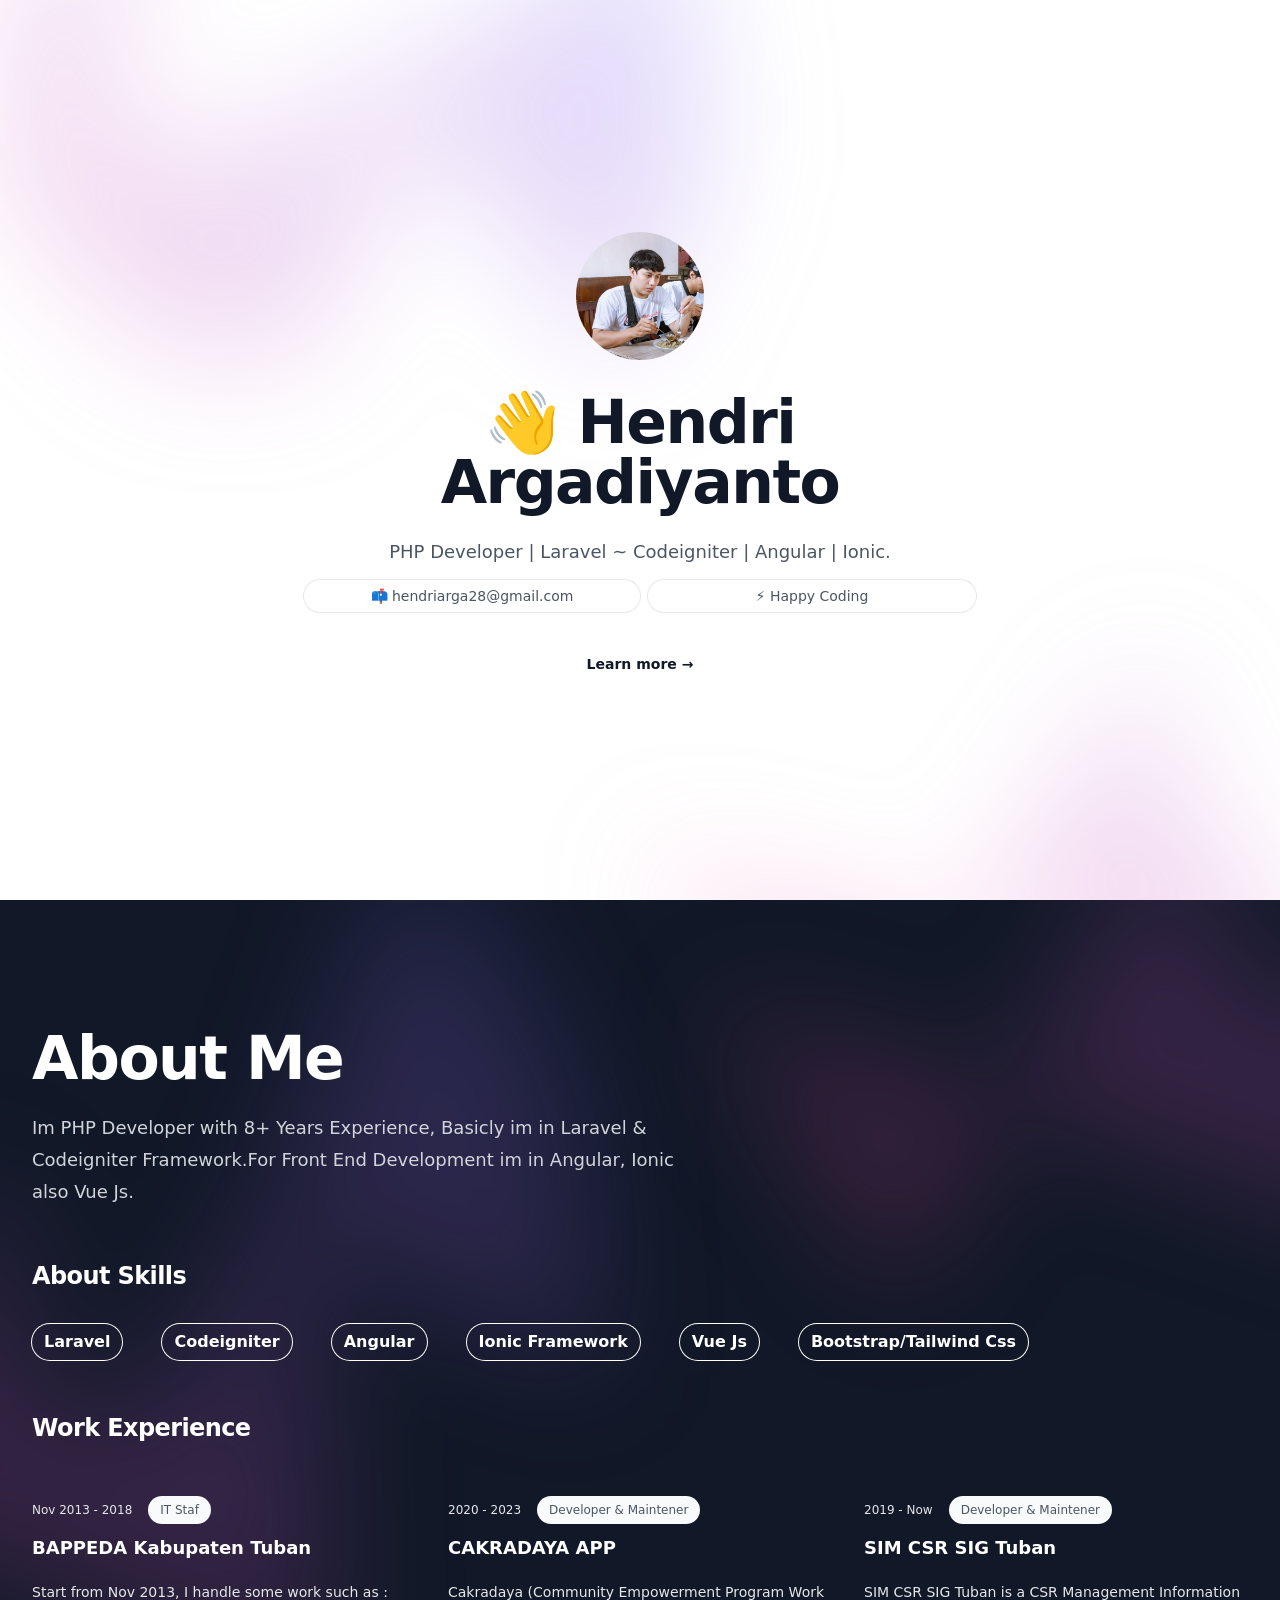
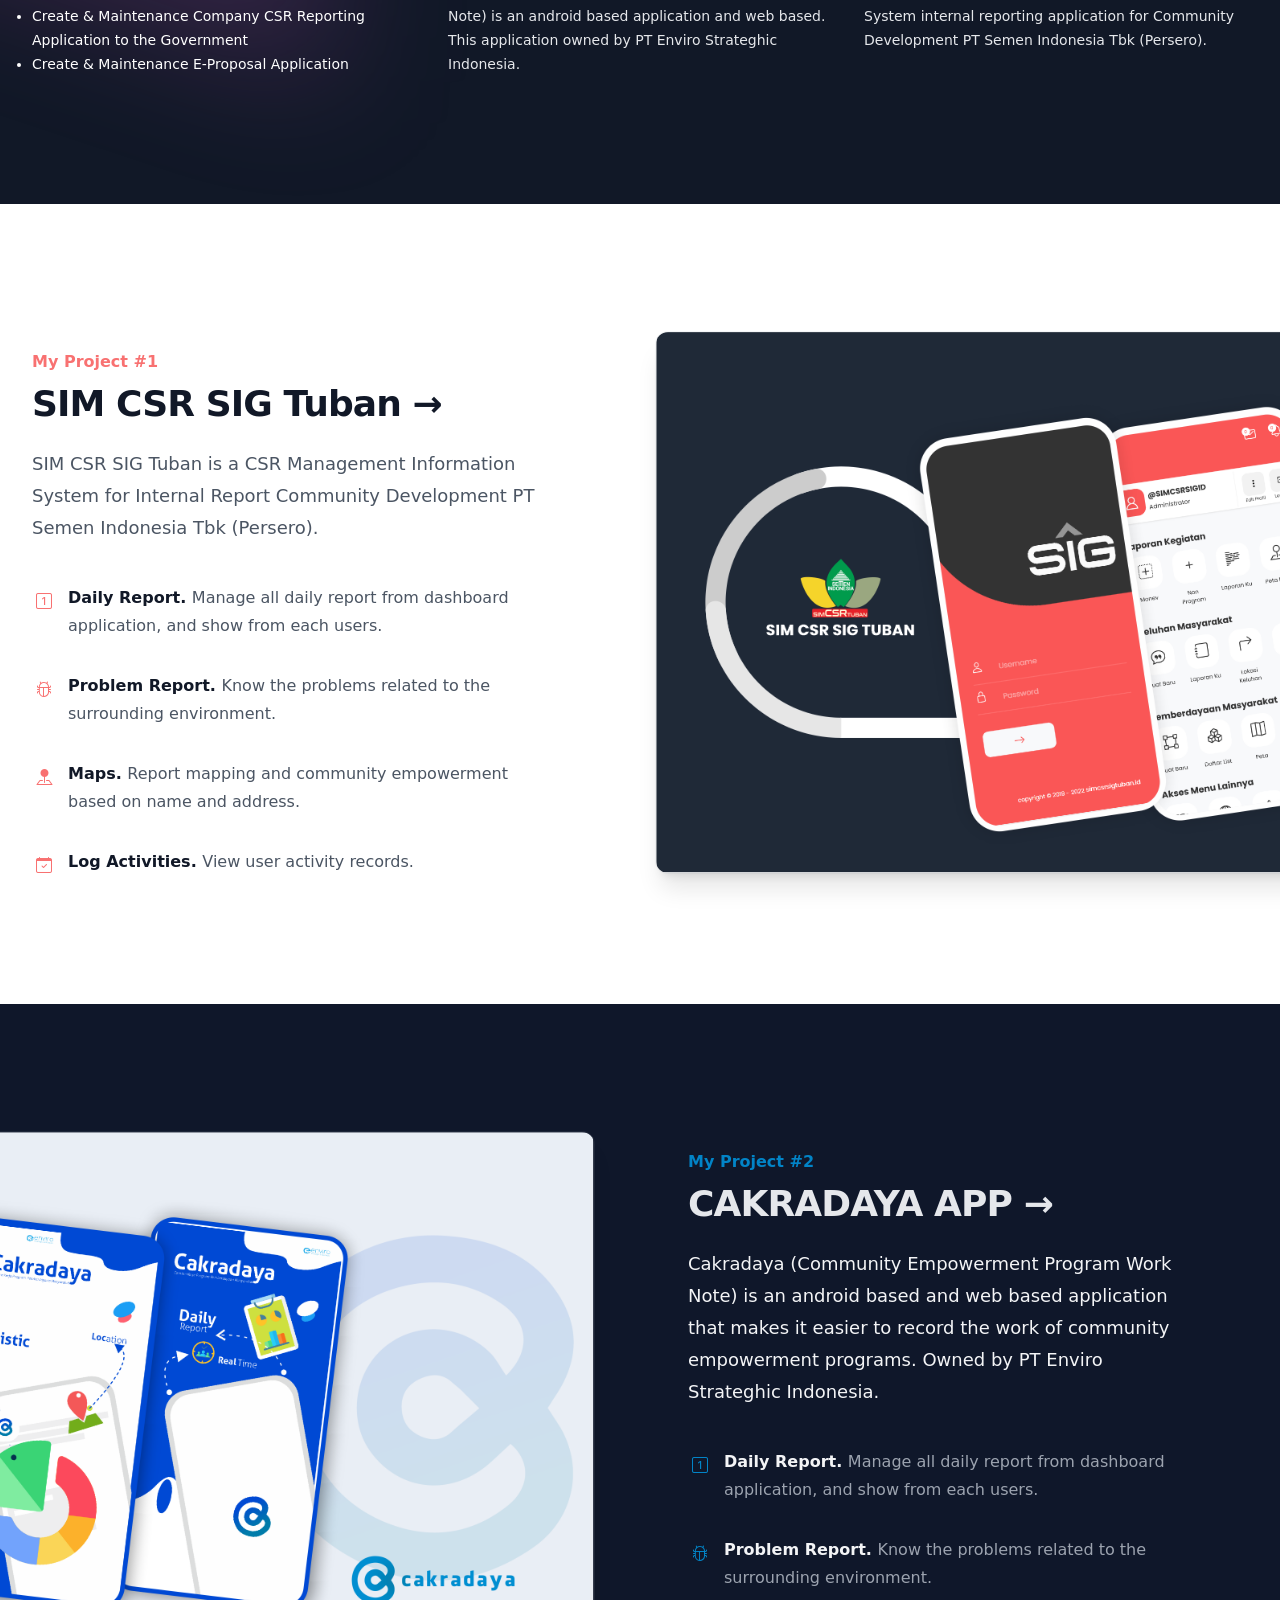
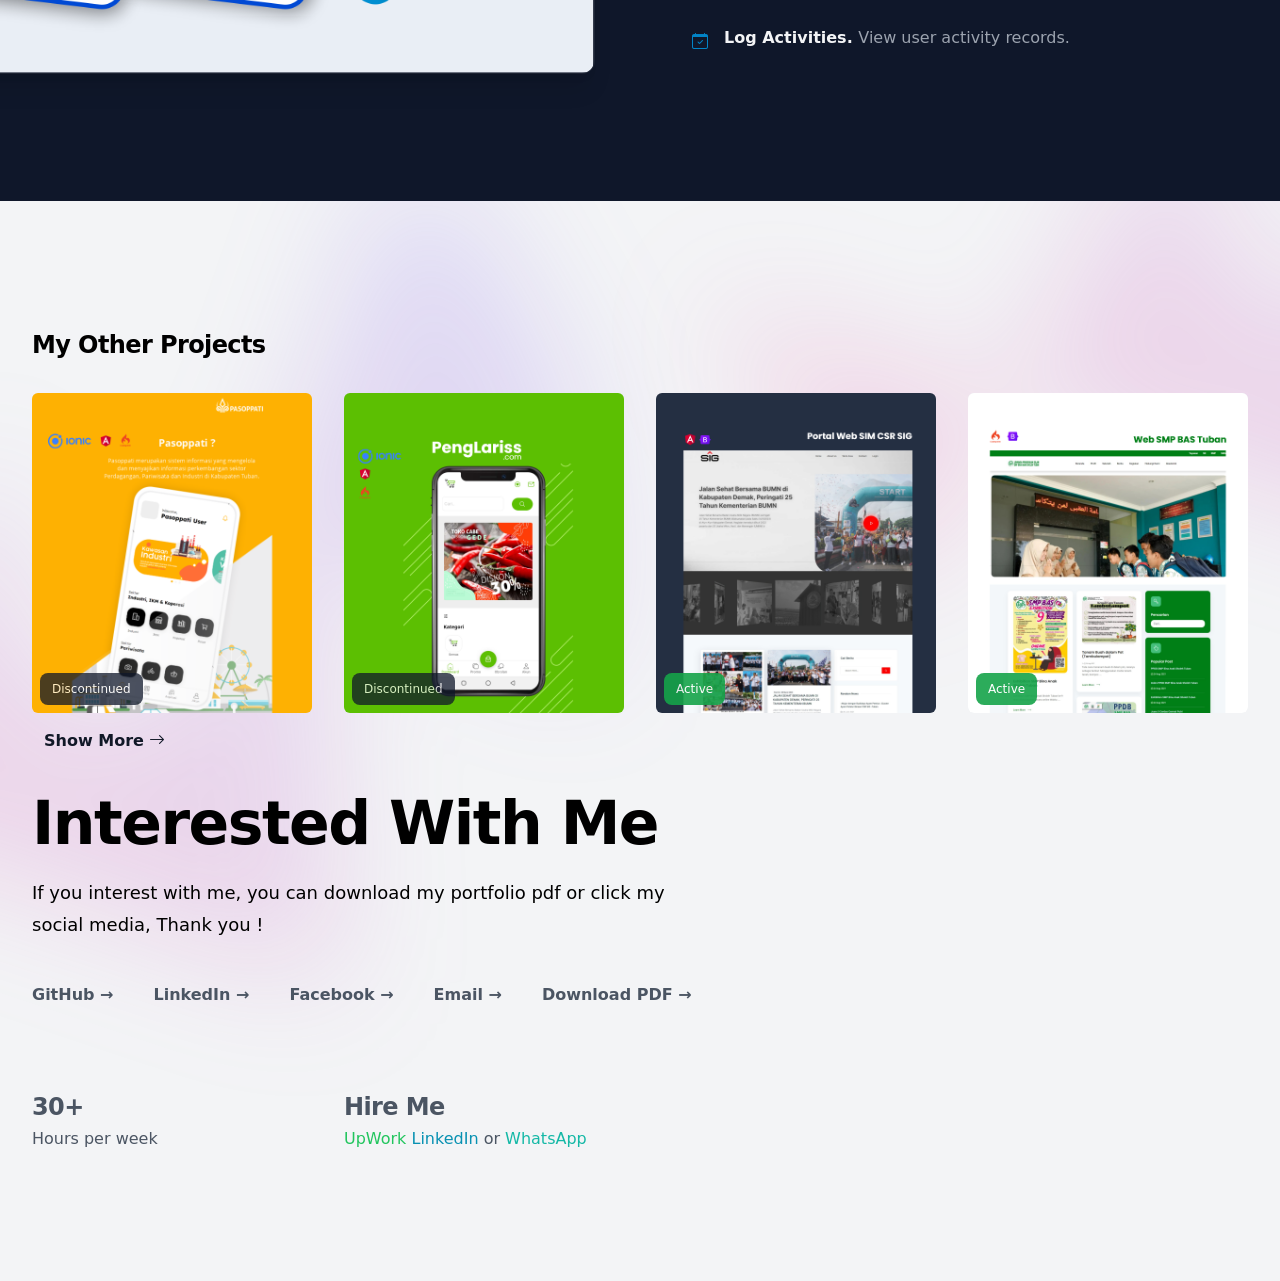
<file: index.html>
<!doctype html>
<html>
<head>
  <meta charset="UTF-8">
  <meta name="viewport" content="width=device-width, initial-scale=1.0">
  <meta name="description" content="Hello im Hendri Argadiyanto, im PHP Developer | Laravel ~ Codeigniter | Angular | Ionic">
  <meta name="author" content="Hendri Argadiyanto">
  <title>Hendri Argadiyanto</title>
  <meta name="twitter:card" content="summary_large_image">
  <meta name="twitter:site" content="Wani Matoh 515">
  <meta name="twitter:creator" content="Hendri Argadiyanto">
  <meta name="twitter:title" content="Hendri Argadiyanto">
  <meta name="twitter:description" content="Hello im Hendri Argadiyanto, im PHP Developer | Laravel ~ Codeigniter , But sometimes in Front End">
  <meta name="twitter:image" content="https://kanghen.github.io/me.png">

  <meta property="og:url" content="https://kanghen.github.io/">
  <meta property="og:title" content="Hendri Argadiyanto">
  <meta property="og:description" content="Hello im Hendri Argadiyanto, im PHP Developer | Laravel ~ Codeigniter , But sometimes in Front End">
  <meta property="og:type" content="website">
  <meta property="og:image" content="https://kanghen.github.io/me.png">
  <meta property="og:image:type" content="image/png">
  <meta property="og:image:width" content="150">
  <meta property="og:image:height" content="150">
  <link href="styles.css" rel="stylesheet">
</head>
<body>
  <div class="bg-white">
    <div class="relative isolate px-6 pt-2 lg:px-8">
      <div class="absolute inset-x-0 -top-40 -z-10 transform-gpu overflow-hidden blur-3xl sm:-top-80" aria-hidden="true">
        <div class="relative left-[calc(50%-11rem)] aspect-[1155/678] w-[36.125rem] -translate-x-1/2 rotate-[30deg] bg-gradient-to-tr from-[#ff80b5] to-[#9089fc] opacity-30 sm:left-[calc(50%-30rem)] sm:w-[72.1875rem]" style="clip-path: polygon(74.1% 44.1%, 100% 61.6%, 97.5% 26.9%, 85.5% 0.1%, 80.7% 2%, 72.5% 32.5%, 60.2% 62.4%, 52.4% 68.1%, 47.5% 58.3%, 45.2% 34.5%, 27.5% 76.7%, 0.1% 64.9%, 17.9% 100%, 27.6% 76.8%, 76.1% 97.7%, 74.1% 44.1%)"></div>
      </div>
      <div class="mx-auto max-w-2xl py-32 sm:py-48 lg:py-56">
        <div class="sm:mb-8 sm:flex sm:justify-center">
            <div class="w-32 sm:w-32 rounded-full overflow-hidden mx-auto">
              <img src="me.jpg" alt="its me" class="mx-auto"/>
            </div>
        </div>
        <div class="text-center">
          <h1 class="text-4xl font-bold tracking-tight text-gray-900 sm:text-6xl">👋 Hendri Argadiyanto</h1>
          <p class="mt-6 text-lg leading-8 text-gray-600 mb-3">PHP Developer | Laravel ~ Codeigniter | Angular | Ionic.</p>
          <div class="mx-auto grid lg:grid-cols-2 md:grid-cols-2 sm:grid-cols-1 gap-y-4">
            <div class="relative rounded-full border-solid border-1 px-3 py-1 text-sm leading-6 text-gray-600 ring-1 ring-gray-900/10 hover:ring-gray-900/20">
              📫 hendriarga28@gmail.com
            </div>
            <div class="lg:ms-2 md:ms-2 sm:ms-0 relative rounded-full border-solid border-1 px-3 py-1 text-sm leading-6 text-gray-600 ring-1 ring-gray-900/10 hover:ring-gray-900/20">
              ⚡ Happy Coding
            </div>
          </div>
          <div class="mt-10 flex items-center justify-center gap-x-6">
            <a href="#about-me" class="text-sm font-semibold leading-6 text-gray-900">Learn more <span aria-hidden="true">→</span></a>
          </div>
        </div>
      </div>
      <div class="absolute inset-x-0 top-[calc(100%-13rem)] -z-10 transform-gpu overflow-hidden blur-3xl sm:top-[calc(100%-30rem)]" aria-hidden="true">
        <div class="relative left-[calc(50%+3rem)] aspect-[1155/678] w-[36.125rem] -translate-x-1/2 bg-gradient-to-tr from-[#ff80b5] to-[#9089fc] opacity-30 sm:left-[calc(50%+36rem)] sm:w-[72.1875rem]" style="clip-path: polygon(74.1% 44.1%, 100% 61.6%, 97.5% 26.9%, 85.5% 0.1%, 80.7% 2%, 72.5% 32.5%, 60.2% 62.4%, 52.4% 68.1%, 47.5% 58.3%, 45.2% 34.5%, 27.5% 76.7%, 0.1% 64.9%, 17.9% 100%, 27.6% 76.8%, 76.1% 97.7%, 74.1% 44.1%)"></div>
      </div>
    </div>
  </div>

  <div class="relative isolate overflow-hidden bg-gray-900 py-24 sm:py-32" id="about-me">
    <div class="hidden sm:absolute sm:-top-10 sm:right-1/2 sm:-z-10 sm:mr-10 sm:block sm:transform-gpu sm:blur-3xl" aria-hidden="true">
      <div class="aspect-[1097/845] w-[68.5625rem] bg-gradient-to-tr from-[#ff4694] to-[#776fff] opacity-20" style="clip-path: polygon(74.1% 44.1%, 100% 61.6%, 97.5% 26.9%, 85.5% 0.1%, 80.7% 2%, 72.5% 32.5%, 60.2% 62.4%, 52.4% 68.1%, 47.5% 58.3%, 45.2% 34.5%, 27.5% 76.7%, 0.1% 64.9%, 17.9% 100%, 27.6% 76.8%, 76.1% 97.7%, 74.1% 44.1%)"></div>
    </div>
    <div class="absolute -top-52 left-1/2 -z-10 -translate-x-1/2 transform-gpu blur-3xl sm:top-[-28rem] sm:ml-16 sm:translate-x-0 sm:transform-gpu" aria-hidden="true">
      <div class="aspect-[1097/845] w-[68.5625rem] bg-gradient-to-tr from-[#ff4694] to-[#776fff] opacity-20" style="clip-path: polygon(74.1% 44.1%, 100% 61.6%, 97.5% 26.9%, 85.5% 0.1%, 80.7% 2%, 72.5% 32.5%, 60.2% 62.4%, 52.4% 68.1%, 47.5% 58.3%, 45.2% 34.5%, 27.5% 76.7%, 0.1% 64.9%, 17.9% 100%, 27.6% 76.8%, 76.1% 97.7%, 74.1% 44.1%)"></div>
    </div>
    <div class="mx-auto max-w-7xl px-6 lg:px-8">
      <div class="mx-auto max-w-2xl lg:mx-0">
        <h2 class="text-4xl font-bold tracking-tight text-white sm:text-6xl">About Me</h2>
        <p class="mt-6 text-lg leading-8 text-gray-300">Im PHP Developer with 8+ Years Experience, Basicly im in Laravel & Codeigniter Framework.For Front End Development im in Angular, Ionic also Vue Js.</p>
      </div>
      <div class="mx-auto mt-10 max-w-2xl lg:mx-0 lg:max-w-none">
        <h6 class="text-2xl font-bold tracking-tight text-white py-3 mb-5">About Skills</h6>
        <div class="grid grid-cols-1 gap-x-8 gap-y-6 text-base font-semibold leading-7 text-white sm:grid-cols-2 md:flex lg:gap-x-10">
          <a class="border-solid ring-1 ring-white px-3 py-1 rounded-full" href="#">Laravel</a>
          <a class="border-solid ring-1 ring-white px-3 py-1 rounded-full" href="#">Codeigniter</a>
          <a class="border-solid ring-1 ring-white px-3 py-1 rounded-full" href="#">Angular</a>
          <a class="border-solid ring-1 ring-white px-3 py-1 rounded-full" href="#">Ionic Framework</a>
          <a class="border-solid ring-1 ring-white px-3 py-1 rounded-full" href="#">Vue Js</a>
          <a class="border-solid ring-1 ring-white px-3 py-1 rounded-full" href="#">Bootstrap/Tailwind Css</a>
        </div>

        <h3 class="text-2xl font-bold tracking-tight text-white py-3 mt-10">Work Experience</h3>
        <div class="mx-auto grid max-w-2xl grid-cols-1 gap-x-8 gap-y-16 pt-10 lg:mx-0 lg:max-w-none lg:grid-cols-3">
          <article class="flex max-w-xl flex-col items-start justify-start">
            <div class="flex items-center gap-x-4 text-xs">
              <time datetime="2020-03-16" class="text-gray-200">Nov 2013 - 2018</time>
              <a href="#" class="relative z-10 rounded-full bg-gray-50 px-3 py-1.5 font-medium text-gray-600 hover:bg-gray-100">IT Staf</a>
            </div>
            <div class="group relative">
              <h3 class="mt-3 text-lg font-semibold leading-6 text-gray-900 group-hover:text-gray-600">
                <a href="#" class="text-white">
                  <span class="absolute inset-0"></span>
                  BAPPEDA Kabupaten Tuban
                </a>
              </h3>
              <p class="mt-5 text-sm leading-6 text-gray-200">
                  Start from Nov 2013, I handle some work such as : <br />
                  <ul >
                    <li class="text-sm leading-6 text-white list-disc">Create & Maintenance Company CSR Reporting Application to the Government</li>
                    <li class="text-sm leading-6 text-white list-disc">Create & Maintenance E-Proposal Application</li>
                  </ul>
              </p>
            </div>
           
          </article>
  
          <article class="flex max-w-xl flex-col items-start">
            <div class="flex items-center gap-x-4 text-xs">
              <time datetime="2020-03-16" class="text-gray-200">2020 - 2023</time>
              <a href="#" class="relative z-10 rounded-full bg-gray-50 px-3 py-1.5 font-medium text-gray-600 hover:bg-gray-100">Developer & Maintener</a>
            </div>
            <div class="group relative">
              <h3 class="mt-3 text-lg font-semibold leading-6 text-gray-900 group-hover:text-gray-600">
                <a href="#" class="text-white">
                  <span class="absolute inset-0"></span>
                  CAKRADAYA APP
                </a>
              </h3>
              <p class="mt-5 text-sm leading-6 text-gray-200">
                Cakradaya (Community Empowerment Program Work Note) is an android based application and web based. This application owned by PT Enviro Strateghic Indonesia.
              </p>
            </div>
           
          </article>
  
          <article class="flex max-w-xl flex-col items-start">
            <div class="flex items-center gap-x-4 text-xs">
              <time datetime="2020-03-16" class="text-gray-200">2019 - Now</time>
              <a href="#" class="relative z-10 rounded-full bg-gray-50 px-3 py-1.5 font-medium text-gray-600 hover:bg-gray-100">Developer & Maintener</a>
            </div>
            <div class="group relative">
              <h3 class="mt-3 text-lg font-semibold leading-6 text-gray-900 group-hover:text-gray-600">
                <a href="#" class="text-white">
                  <span class="absolute inset-0"></span>
                  SIM CSR SIG Tuban
                </a>
              </h3>
              <p class="mt-5 text-sm leading-6 text-gray-200">
                SIM CSR SIG Tuban is a CSR Management Information System internal reporting application for Community Development PT Semen Indonesia Tbk (Persero). 
              </p>
            </div>
           
          </article>
        </div>
      </div>
    </div>
  </div>

  <div class="overflow-hidden bg-white py-24 sm:py-32">
    <div class="mx-auto max-w-7xl px-6 lg:px-8">
      <div class="mx-auto grid max-w-2xl grid-cols-1 gap-x-8 gap-y-16 sm:gap-y-20 lg:mx-0 lg:max-w-none lg:grid-cols-2">
        <div class="lg:pr-8 lg:pt-4">
          <div class="lg:max-w-lg">
            <h2 class="text-base font-semibold leading-7 text-red-400">My Project #1</h2>
            <p class="mt-2 text-3xl font-bold tracking-tight text-gray-900 sm:text-4xl cursor-pointer hover:text-red-500" onclick="window.open('https://simcsrsigtuban.id/')">
              SIM CSR SIG Tuban <span aria-hidden="true">&rarr;</span>
            </p>
            <p class="mt-6 text-lg leading-8 text-gray-600">SIM CSR SIG Tuban is a CSR Management Information System for Internal Report Community Development PT Semen Indonesia Tbk (Persero).</p>
            <dl class="mt-10 max-w-xl space-y-8 text-base leading-7 text-gray-600 lg:max-w-none">
              <div class="relative pl-9">
                <dt class="inline font-semibold text-gray-900">
                  <i class="bi bi-1-square absolute left-1 top-1 h-5 w-5 text-red-400"></i>
                  Daily Report.
                </dt>
                <dd class="inline">Manage all daily report from dashboard application, and show from each users.</dd>
              </div>
              <div class="relative pl-9">
                <dt class="inline font-semibold text-gray-900">
                  <i class="bi bi-bug absolute left-1 top-1 h-5 w-5 text-red-400"></i>
                  Problem Report.
                </dt>
                <dd class="inline">Know the problems related to the surrounding environment.</dd>
              </div>
              <div class="relative pl-9">
                <dt class="inline font-semibold text-gray-900">
                  <i class="bi bi-pin-map-fill absolute left-1 top-1 h-5 w-5 text-red-400"></i>
                  Maps.
                </dt>
                <dd class="inline">Report mapping and community empowerment based on name and address.</dd>
              </div>
              <div class="relative pl-9">
                <dt class="inline font-semibold text-gray-900">
                  <i class="bi bi-calendar-check absolute left-1 top-1 h-5 w-5 text-red-400"></i>
                  Log Activities.
                </dt>
                <dd class="inline">View user activity records.</dd>
              </div>
            </dl>
          </div>
        </div>
        <img src="./portfolio/1.png" alt="Product screenshot" class="w-[48rem] max-w-none rounded-xl shadow-xl ring-1 ring-gray-400/10 sm:w-[57rem] md:-ml-4 lg:-ml-0" width="2432" height="1442">
      </div>
    </div>
  </div>

  <div class="overflow-hidden py-24 sm:py-32 bg-slate-900">
    <div class="mx-auto max-w-7xl px-6 lg:px-8">
      <div class="mx-auto grid max-w-2xl grid-cols-1 gap-x-8 gap-y-16 sm:gap-y-20 lg:mx-0 lg:max-w-none lg:grid-cols-2">
        <img src="./portfolio//2.png" alt="Product screenshot" class="w-[48rem] max-w-none rounded-xl shadow-xl ring-1 ring-gray-400/10 sm:w-[57rem] md:-ml-[250px] lg:-ml-[350px]" width="2432" height="1442">
        <div class="lg:pl-8 lg:pt-4">
          <div class="lg:max-w-lg">
            <h2 class="text-base font-semibold leading-7 text-sky-600">My Project #2</h2>
            <p class="mt-2 text-3xl font-bold tracking-tight text-gray-200 sm:text-4xl cursor-pointer hover:text-sky-600" onclick="window.open('https://www.cakradaya.app/')">
              CAKRADAYA APP <span aria-hidden="true">&rarr;</span>
            </p>
            <p class="mt-6 text-lg leading-8 text-gray-100">
              Cakradaya (Community Empowerment Program Work Note) is an android based and web based application that makes it easier to record the work of community empowerment programs. 
              Owned by PT Enviro Strateghic Indonesia.</p>
            <dl class="mt-10 max-w-xl space-y-8 text-base leading-7 text-gray-600 lg:max-w-none">
              <div class="relative pl-9">
                <dt class="inline font-semibold text-gray-100">
                  <i class="bi bi-1-square absolute left-1 top-1 h-5 w-5 text-sky-600"></i>
                  Daily Report.
                </dt>
                <dd class="inline text-gray-400">Manage all daily report from dashboard application, and show from each users.</dd>
              </div>
              <div class="relative pl-9">
                <dt class="inline font-semibold text-gray-100">
                  <i class="bi bi-bug absolute left-1 top-1 h-5 w-5 text-sky-600"></i>
                  Problem Report.
                </dt>
                <dd class="inline text-gray-400">Know the problems related to the surrounding environment.</dd>
              </div>
              <div class="relative pl-9">
                <dt class="inline font-semibold text-gray-100">
                  <i class="bi bi-calendar-check absolute left-1 top-1 h-5 w-5 text-sky-600"></i>
                  Log Activities.
                </dt>
                <dd class="inline text-gray-400">View user activity records.</dd>
              </div>
            </dl>
          </div>
        </div>
      </div>
    </div>
  </div>


  <div class="relative isolate overflow-hidden bg-gray-100 py-24 sm:py-32">
    <div class="hidden sm:absolute sm:-top-10 sm:right-1/2 sm:-z-10 sm:mr-10 sm:block sm:transform-gpu sm:blur-3xl" aria-hidden="true">
      <div class="aspect-[1097/845] w-[68.5625rem] bg-gradient-to-tr from-[#ff4694] to-[#776fff] opacity-20" style="clip-path: polygon(74.1% 44.1%, 100% 61.6%, 97.5% 26.9%, 85.5% 0.1%, 80.7% 2%, 72.5% 32.5%, 60.2% 62.4%, 52.4% 68.1%, 47.5% 58.3%, 45.2% 34.5%, 27.5% 76.7%, 0.1% 64.9%, 17.9% 100%, 27.6% 76.8%, 76.1% 97.7%, 74.1% 44.1%)"></div>
    </div>
    <div class="absolute -top-52 left-1/2 -z-10 -translate-x-1/2 transform-gpu blur-3xl sm:top-[-28rem] sm:ml-16 sm:translate-x-0 sm:transform-gpu" aria-hidden="true">
      <div class="aspect-[1097/845] w-[68.5625rem] bg-gradient-to-tr from-[#ff4694] to-[#776fff] opacity-20" style="clip-path: polygon(74.1% 44.1%, 100% 61.6%, 97.5% 26.9%, 85.5% 0.1%, 80.7% 2%, 72.5% 32.5%, 60.2% 62.4%, 52.4% 68.1%, 47.5% 58.3%, 45.2% 34.5%, 27.5% 76.7%, 0.1% 64.9%, 17.9% 100%, 27.6% 76.8%, 76.1% 97.7%, 74.1% 44.1%)"></div>
    </div>
    <div class="mx-auto max-w-7xl px-6 lg:px-8">
      <div class="mx-auto max-w-2xl lg:mx-0">
        <h2 class="text-2xl font-bold tracking-tight sm:text-2xl">My Other Projects</h2>
      </div>
    </div>
    <div class="mx-auto max-w-2xl px-4 py-2 sm:px-6 sm:py-2 lg:max-w-7xl lg:px-8">
      <div class="mt-6 grid grid-cols-1 gap-x-6 gap-y-10 sm:grid-cols-2 lg:grid-cols-4 xl:gap-x-8">
        <div class="group relative">
          <div class="aspect-h-1 aspect-w-1 w-full overflow-hidden rounded-md bg-gray-200 lg:aspect-none group-hover:opacity-75 lg:h-80">
            <img src="./portfolio/3.png" alt="Passopati" class="h-full w-full object-cover object-center lg:h-full lg:w-full">
            <span class="px-3 py-2 bg-slate-900 opacity-75 text-xs text-white font-medium rounded-lg absolute bottom-2 left-2">Discontinued</span>
          </div>
        </div>
        
        <div class="group relative">
          <div class="aspect-h-1 aspect-w-1 w-full overflow-hidden rounded-md bg-gray-200 lg:aspect-none group-hover:opacity-75 lg:h-80">
            <img src="./portfolio/4.png" alt="Front of men&#039;s Basic Tee in black." class="h-full w-full object-cover object-center lg:h-full lg:w-full">
            <span class="px-3 py-2 bg-slate-900 opacity-75 text-xs text-white font-medium rounded-lg absolute bottom-2 left-2">Discontinued</span>
          </div>
        </div>
        <div class="group relative">
          <div class="aspect-h-1 aspect-w-1 w-full overflow-hidden rounded-md bg-gray-200 lg:aspect-none group-hover:opacity-75 lg:h-80 cursor-pointer" onclick="window.open(`https://csrsigtuban.com/home`)">
            <img src="./portfolio/5.png" alt="Front of men&#039;s Basic Tee in black." class="h-full w-full object-cover object-center lg:h-full lg:w-full">
            <span class="px-3 py-2 bg-green-600 opacity-90 text-xs text-white font-medium rounded-lg absolute bottom-2 left-2">Active</span>
          </div>
        </div>
        <div class="group relative">
          <div class="aspect-h-1 aspect-w-1 w-full overflow-hidden rounded-md bg-gray-200 lg:aspect-none group-hover:opacity-75 lg:h-80 cursor-pointer" onclick="window.open(`https://www.smpbastuban.sch.id/`)">
            <img src="./portfolio/6.png" alt="Front of men&#039;s Basic Tee in black." class="h-full w-full object-cover object-center lg:h-full lg:w-full">
            <span class="px-3 py-2 bg-green-600 opacity-90 text-xs text-white font-medium rounded-lg absolute bottom-2 left-2">Active</span>
          </div>
        </div>
      </div>
    </div>
    <div class="mx-auto max-w-7xl px-6 lg:px-8 mt-2">
        <a href="#" class="p-3 text-gray-900 font-bold hover:text-gray-600">Show More <i class="bi bi-arrow-right"></i></a>
    </div>
    <div class="mx-auto max-w-7xl px-6 lg:px-8 mt-10">
      <div class="mx-auto max-w-2xl lg:mx-0">
        <h2 class="text-4xl font-bold tracking-tight sm:text-6xl">Interested With Me</h2>
        <p class="mt-6 text-lg leading-8 ">If you interest with me, you can download my portfolio pdf or click my social media, Thank you !</p>
      </div>
      <div class="mx-auto mt-10 max-w-2xl lg:mx-0 lg:max-w-none">
        <div class="grid grid-cols-1 gap-x-8 gap-y-6 text-base font-semibold leading-7 text-white sm:grid-cols-2 md:flex lg:gap-x-10">
          <a class="text-gray-600" href="https://github.com/KangHen" target="_blank">GitHub <span aria-hidden="true">&rarr;</span></a>
          <a class="text-gray-600" href="https://www.linkedin.com/in/hendri-argadiyanto/" target="_blank">LinkedIn <span aria-hidden="true">&rarr;</span></a>
          <a class="text-gray-600" href="https://www.facebook.com/hendri.argadiyanto/" target="_blank">Facebook <span aria-hidden="true">&rarr;</span></a>
          <a class="text-gray-600" href="mailto:hendriarga28@gmail.com">Email <span aria-hidden="true">&rarr;</span></a>
          <a class="text-gray-600" href="#">Download PDF <span aria-hidden="true">&rarr;</span></a>
        </div>
        <dl class="mt-16 grid grid-cols-1 gap-8 sm:mt-20 sm:grid-cols-2 lg:grid-cols-4">
          <div class="flex flex-col-reverse">
            <dt class="text-base leading-7 text-gray-600">Hours per week</dt>
            <dd class="text-2xl font-bold leading-9 tracking-tight text-gray-600">30+</dd>
          </div>
          <div class="flex flex-col-reverse">
            <dt class="text-base leading-7 text-gray-600">
              <a href="https://www.upwork.com/freelancers/~0102e467265b911dcc" class="font-medium text-green-500 hover:text-green-300">UpWork</a>  
              <a href="https://www.linkedin.com/in/hendri-argadiyanto/" class="font-medium text-cyan-600 hover:text-cyan-400"  target="_blank">LinkedIn</a>  or 
              <a href="https://wa.link/bt4esf" target="_blank" class="font-medium text-teal-500 hover:text-teal-700">WhatsApp</a>
            </dt>
            <dd class="text-2xl font-bold leading-9 tracking-tight text-gray-600">Hire Me</dd>
          </div>
        </dl>
      </div>
    </div>
  </div>
</body>
</html>
</file>
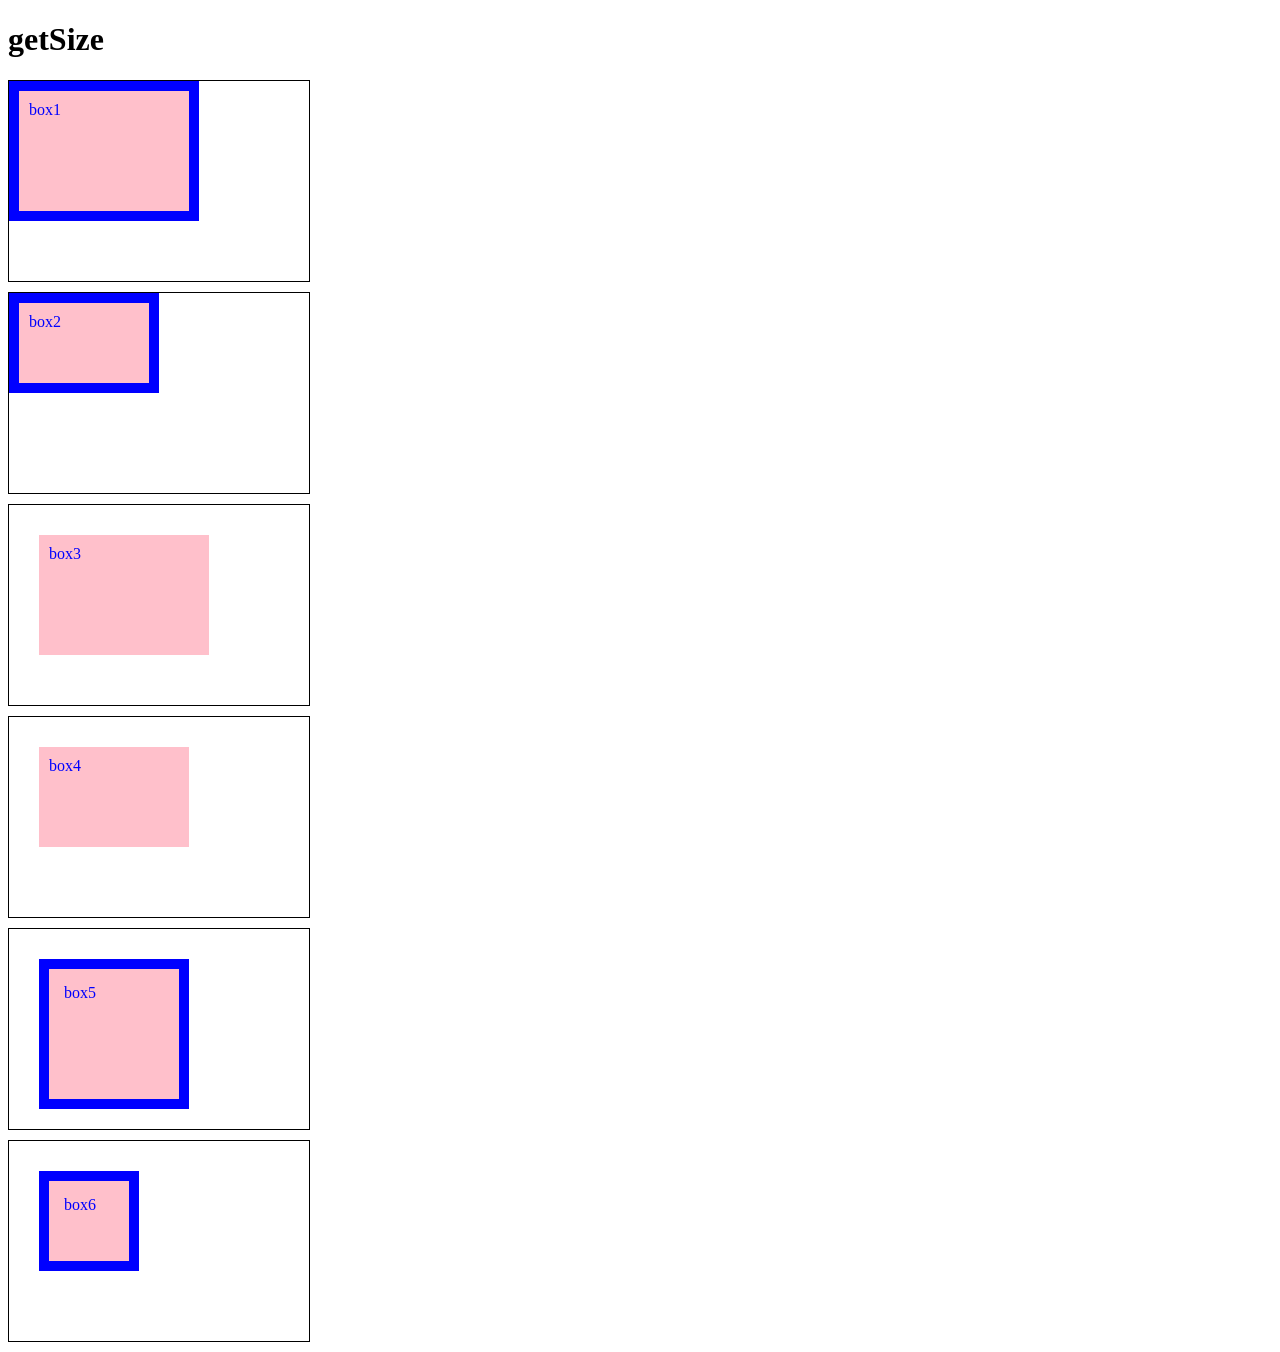
<file: js/node_modules/masonry-layout/node_modules/get-size/index.html>
<!doctype html>
<html>
<head>
  <meta charset="utf-8">

  <title>getSize</title>

  <style>
    .container {
      width: 300px;
      height: 200px;
      margin-bottom: 10px;
      border: 1px solid;
      position: relative;
    }

    .box {
      color: blue;
      background: pink;
    }

    .border-box {
      -webkit-box-sizing: border-box;
         -moz-box-sizing: border-box;
              box-sizing: border-box;
    }

    #box1, #box2 {
      width: 50%;
      height: 50%;
      border: 10px solid;
      padding: 10px;
    }

    #box3, #box4 {
       width: 50%;
       height: 50%;
       border: 0px solid;
       margin: 10%;
       padding: 10px;
     }

    #box5, #box6 {
       width: 100px;
       height: 100px;
       border: 10px solid;
       margin: 10%;
       padding: 5%;
     }

    </style>

</head>
<body>

  <h1>getSize</h1>

  <div class="container">
    <div id="box1" class="box">box1</div>
  </div>

  <div class="container">
    <div id="box2" class="box border-box">box2</div>
  </div>

  <div class="container">
    <div id="box3" class="box">box3</div>
  </div>

  <div class="container">
    <div id="box4" class="box border-box">box4</div>
  </div>

  <div class="container">
    <div id="box5" class="box">box5</div>
  </div>

  <div class="container">
    <div id="box6" class="box border-box">box6</div>
  </div>

  <script src="get-size.js"></script>

</body>
</html>
</file>
<file: styles.css>
@import url("https://cdn.jsdelivr.net/npm/bootstrap-icons@1.10.5/font/bootstrap-icons.css");

/*! tailwindcss v3.3.2 | MIT License | https://tailwindcss.com*/*,:after,:before{border:0 solid #e5e7eb;box-sizing:border-box}:after,:before{--tw-content:""}html{-webkit-text-size-adjust:100%;font-feature-settings:normal;font-family:ui-sans-serif,system-ui,-apple-system,BlinkMacSystemFont,Segoe UI,Roboto,Helvetica Neue,Arial,Noto Sans,sans-serif,Apple Color Emoji,Segoe UI Emoji,Segoe UI Symbol,Noto Color Emoji;font-variation-settings:normal;line-height:1.5;-moz-tab-size:4;-o-tab-size:4;tab-size:4}body{line-height:inherit;margin:0}hr{border-top-width:1px;color:inherit;height:0}abbr:where([title]){-webkit-text-decoration:underline dotted;text-decoration:underline dotted}h1,h2,h3,h4,h5,h6{font-size:inherit;font-weight:inherit}a{color:inherit;text-decoration:inherit}b,strong{font-weight:bolder}code,kbd,pre,samp{font-family:ui-monospace,SFMono-Regular,Menlo,Monaco,Consolas,Liberation Mono,Courier New,monospace;font-size:1em}small{font-size:80%}sub,sup{font-size:75%;line-height:0;position:relative;vertical-align:baseline}sub{bottom:-.25em}sup{top:-.5em}table{border-collapse:collapse;border-color:inherit;text-indent:0}button,input,optgroup,select,textarea{color:inherit;font-family:inherit;font-size:100%;font-weight:inherit;line-height:inherit;margin:0;padding:0}button,select{text-transform:none}[type=button],[type=reset],[type=submit],button{-webkit-appearance:button;background-color:transparent;background-image:none}:-moz-focusring{outline:auto}:-moz-ui-invalid{box-shadow:none}progress{vertical-align:baseline}::-webkit-inner-spin-button,::-webkit-outer-spin-button{height:auto}[type=search]{-webkit-appearance:textfield;outline-offset:-2px}::-webkit-search-decoration{-webkit-appearance:none}::-webkit-file-upload-button{-webkit-appearance:button;font:inherit}summary{display:list-item}blockquote,dd,dl,figure,h1,h2,h3,h4,h5,h6,hr,p,pre{margin:0}fieldset{margin:0}fieldset,legend{padding:0}menu,ol,ul{list-style:none;margin:0;padding:0}textarea{resize:vertical}input::-moz-placeholder,textarea::-moz-placeholder{color:#9ca3af;opacity:1}input::placeholder,textarea::placeholder{color:#9ca3af;opacity:1}[role=button],button{cursor:pointer}:disabled{cursor:default}audio,canvas,embed,iframe,img,object,svg,video{display:block;vertical-align:middle}img,video{height:auto;max-width:100%}[hidden]{display:none}*,:after,:before{--tw-border-spacing-x:0;--tw-border-spacing-y:0;--tw-translate-x:0;--tw-translate-y:0;--tw-rotate:0;--tw-skew-x:0;--tw-skew-y:0;--tw-scale-x:1;--tw-scale-y:1;--tw-pan-x: ;--tw-pan-y: ;--tw-pinch-zoom: ;--tw-scroll-snap-strictness:proximity;--tw-gradient-from-position: ;--tw-gradient-via-position: ;--tw-gradient-to-position: ;--tw-ordinal: ;--tw-slashed-zero: ;--tw-numeric-figure: ;--tw-numeric-spacing: ;--tw-numeric-fraction: ;--tw-ring-inset: ;--tw-ring-offset-width:0px;--tw-ring-offset-color:#fff;--tw-ring-color:rgba(59,130,246,.5);--tw-ring-offset-shadow:0 0 #0000;--tw-ring-shadow:0 0 #0000;--tw-shadow:0 0 #0000;--tw-shadow-colored:0 0 #0000;--tw-blur: ;--tw-brightness: ;--tw-contrast: ;--tw-grayscale: ;--tw-hue-rotate: ;--tw-invert: ;--tw-saturate: ;--tw-sepia: ;--tw-drop-shadow: ;--tw-backdrop-blur: ;--tw-backdrop-brightness: ;--tw-backdrop-contrast: ;--tw-backdrop-grayscale: ;--tw-backdrop-hue-rotate: ;--tw-backdrop-invert: ;--tw-backdrop-opacity: ;--tw-backdrop-saturate: ;--tw-backdrop-sepia: }::backdrop{--tw-border-spacing-x:0;--tw-border-spacing-y:0;--tw-translate-x:0;--tw-translate-y:0;--tw-rotate:0;--tw-skew-x:0;--tw-skew-y:0;--tw-scale-x:1;--tw-scale-y:1;--tw-pan-x: ;--tw-pan-y: ;--tw-pinch-zoom: ;--tw-scroll-snap-strictness:proximity;--tw-gradient-from-position: ;--tw-gradient-via-position: ;--tw-gradient-to-position: ;--tw-ordinal: ;--tw-slashed-zero: ;--tw-numeric-figure: ;--tw-numeric-spacing: ;--tw-numeric-fraction: ;--tw-ring-inset: ;--tw-ring-offset-width:0px;--tw-ring-offset-color:#fff;--tw-ring-color:rgba(59,130,246,.5);--tw-ring-offset-shadow:0 0 #0000;--tw-ring-shadow:0 0 #0000;--tw-shadow:0 0 #0000;--tw-shadow-colored:0 0 #0000;--tw-blur: ;--tw-brightness: ;--tw-contrast: ;--tw-grayscale: ;--tw-hue-rotate: ;--tw-invert: ;--tw-saturate: ;--tw-sepia: ;--tw-drop-shadow: ;--tw-backdrop-blur: ;--tw-backdrop-brightness: ;--tw-backdrop-contrast: ;--tw-backdrop-grayscale: ;--tw-backdrop-hue-rotate: ;--tw-backdrop-invert: ;--tw-backdrop-opacity: ;--tw-backdrop-saturate: ;--tw-backdrop-sepia: }.absolute{position:absolute}.relative{position:relative}.inset-0{inset:0}.inset-x-0{left:0;right:0}.-top-40{top:-10rem}.-top-52{top:-13rem}.bottom-2{bottom:.5rem}.left-1{left:.25rem}.left-1\/2{left:50%}.left-2{left:.5rem}.left-\[calc\(50\%\+3rem\)\]{left:calc(50% + 3rem)}.left-\[calc\(50\%-11rem\)\]{left:calc(50% - 11rem)}.top-1{top:.25rem}.top-\[calc\(100\%-13rem\)\]{top:calc(100% - 13rem)}.isolate{isolation:isolate}.-z-10{z-index:-10}.z-10{z-index:10}.mx-auto{margin-left:auto;margin-right:auto}.mb-3{margin-bottom:.75rem}.mb-5{margin-bottom:1.25rem}.mt-10{margin-top:2.5rem}.mt-16{margin-top:4rem}.mt-2{margin-top:.5rem}.mt-3{margin-top:.75rem}.mt-5{margin-top:1.25rem}.mt-6{margin-top:1.5rem}.inline{display:inline}.flex{display:flex}.grid{display:grid}.hidden{display:none}.aspect-\[1097\/845\]{aspect-ratio:1097/845}.aspect-\[1155\/678\]{aspect-ratio:1155/678}.h-5{height:1.25rem}.h-full{height:100%}.w-32{width:8rem}.w-5{width:1.25rem}.w-\[36\.125rem\]{width:36.125rem}.w-\[48rem\]{width:48rem}.w-\[68\.5625rem\]{width:68.5625rem}.w-full{width:100%}.max-w-2xl{max-width:42rem}.max-w-7xl{max-width:80rem}.max-w-none{max-width:none}.max-w-xl{max-width:36rem}.-translate-x-1\/2{--tw-translate-x:-50%}.-translate-x-1\/2,.rotate-\[30deg\]{transform:translate(var(--tw-translate-x),var(--tw-translate-y)) rotate(var(--tw-rotate)) skewX(var(--tw-skew-x)) skewY(var(--tw-skew-y)) scaleX(var(--tw-scale-x)) scaleY(var(--tw-scale-y))}.rotate-\[30deg\]{--tw-rotate:30deg}.transform-gpu{transform:translate3d(var(--tw-translate-x),var(--tw-translate-y),0) rotate(var(--tw-rotate)) skewX(var(--tw-skew-x)) skewY(var(--tw-skew-y)) scaleX(var(--tw-scale-x)) scaleY(var(--tw-scale-y))}.cursor-pointer{cursor:pointer}.list-disc{list-style-type:disc}.grid-cols-1{grid-template-columns:repeat(1,minmax(0,1fr))}.flex-col{flex-direction:column}.flex-col-reverse{flex-direction:column-reverse}.items-start{align-items:flex-start}.items-center{align-items:center}.justify-start{justify-content:flex-start}.justify-center{justify-content:center}.gap-8{gap:2rem}.gap-x-4{-moz-column-gap:1rem;column-gap:1rem}.gap-x-6{-moz-column-gap:1.5rem;column-gap:1.5rem}.gap-x-8{-moz-column-gap:2rem;column-gap:2rem}.gap-y-10{row-gap:2.5rem}.gap-y-16{row-gap:4rem}.gap-y-4{row-gap:1rem}.gap-y-6{row-gap:1.5rem}.space-y-8>:not([hidden])~:not([hidden]){--tw-space-y-reverse:0;margin-bottom:calc(2rem*var(--tw-space-y-reverse));margin-top:calc(2rem*(1 - var(--tw-space-y-reverse)))}.overflow-hidden{overflow:hidden}.rounded-full{border-radius:9999px}.rounded-lg{border-radius:.5rem}.rounded-md{border-radius:.375rem}.rounded-xl{border-radius:.75rem}.border-solid{border-style:solid}.bg-gray-100{--tw-bg-opacity:1;background-color:rgb(243 244 246/var(--tw-bg-opacity))}.bg-gray-200{--tw-bg-opacity:1;background-color:rgb(229 231 235/var(--tw-bg-opacity))}.bg-gray-50{--tw-bg-opacity:1;background-color:rgb(249 250 251/var(--tw-bg-opacity))}.bg-gray-900{--tw-bg-opacity:1;background-color:rgb(17 24 39/var(--tw-bg-opacity))}.bg-green-600{--tw-bg-opacity:1;background-color:rgb(22 163 74/var(--tw-bg-opacity))}.bg-slate-900{--tw-bg-opacity:1;background-color:rgb(15 23 42/var(--tw-bg-opacity))}.bg-white{--tw-bg-opacity:1;background-color:rgb(255 255 255/var(--tw-bg-opacity))}.bg-gradient-to-tr{background-image:linear-gradient(to top right,var(--tw-gradient-stops))}.from-\[\#ff4694\]{--tw-gradient-from:#ff4694 var(--tw-gradient-from-position);--tw-gradient-to:rgba(255,70,148,0) var(--tw-gradient-to-position);--tw-gradient-stops:var(--tw-gradient-from),var(--tw-gradient-to)}.from-\[\#ff80b5\]{--tw-gradient-from:#ff80b5 var(--tw-gradient-from-position);--tw-gradient-to:rgba(255,128,181,0) var(--tw-gradient-to-position);--tw-gradient-stops:var(--tw-gradient-from),var(--tw-gradient-to)}.to-\[\#776fff\]{--tw-gradient-to:#776fff var(--tw-gradient-to-position)}.to-\[\#9089fc\]{--tw-gradient-to:#9089fc var(--tw-gradient-to-position)}.object-cover{-o-object-fit:cover;object-fit:cover}.object-center{-o-object-position:center;object-position:center}.p-3{padding:.75rem}.px-3{padding-left:.75rem;padding-right:.75rem}.px-4{padding-left:1rem;padding-right:1rem}.px-6{padding-left:1.5rem;padding-right:1.5rem}.py-1{padding-bottom:.25rem;padding-top:.25rem}.py-1\.5{padding-bottom:.375rem;padding-top:.375rem}.py-2{padding-bottom:.5rem;padding-top:.5rem}.py-24{padding-bottom:6rem;padding-top:6rem}.py-3{padding-bottom:.75rem;padding-top:.75rem}.py-32{padding-bottom:8rem;padding-top:8rem}.pl-9{padding-left:2.25rem}.pt-10{padding-top:2.5rem}.pt-2{padding-top:.5rem}.text-center{text-align:center}.text-2xl{font-size:1.5rem;line-height:2rem}.text-3xl{font-size:1.875rem;line-height:2.25rem}.text-4xl{font-size:2.25rem;line-height:2.5rem}.text-base{font-size:1rem;line-height:1.5rem}.text-lg{font-size:1.125rem;line-height:1.75rem}.text-sm{font-size:.875rem;line-height:1.25rem}.text-xs{font-size:.75rem;line-height:1rem}.font-bold{font-weight:700}.font-medium{font-weight:500}.font-semibold{font-weight:600}.leading-6{line-height:1.5rem}.leading-7{line-height:1.75rem}.leading-8{line-height:2rem}.leading-9{line-height:2.25rem}.tracking-tight{letter-spacing:-.025em}.text-cyan-600{--tw-text-opacity:1;color:rgb(8 145 178/var(--tw-text-opacity))}.text-gray-100{--tw-text-opacity:1;color:rgb(243 244 246/var(--tw-text-opacity))}.text-gray-200{--tw-text-opacity:1;color:rgb(229 231 235/var(--tw-text-opacity))}.text-gray-300{--tw-text-opacity:1;color:rgb(209 213 219/var(--tw-text-opacity))}.text-gray-400{--tw-text-opacity:1;color:rgb(156 163 175/var(--tw-text-opacity))}.text-gray-600{--tw-text-opacity:1;color:rgb(75 85 99/var(--tw-text-opacity))}.text-gray-900{--tw-text-opacity:1;color:rgb(17 24 39/var(--tw-text-opacity))}.text-green-500{--tw-text-opacity:1;color:rgb(34 197 94/var(--tw-text-opacity))}.text-red-400{--tw-text-opacity:1;color:rgb(248 113 113/var(--tw-text-opacity))}.text-sky-600{--tw-text-opacity:1;color:rgb(2 132 199/var(--tw-text-opacity))}.text-teal-500{--tw-text-opacity:1;color:rgb(20 184 166/var(--tw-text-opacity))}.text-white{--tw-text-opacity:1;color:rgb(255 255 255/var(--tw-text-opacity))}.opacity-20{opacity:.2}.opacity-30{opacity:.3}.opacity-75{opacity:.75}.opacity-90{opacity:.9}.shadow-xl{--tw-shadow:0 20px 25px -5px rgba(0,0,0,.1),0 8px 10px -6px rgba(0,0,0,.1);--tw-shadow-colored:0 20px 25px -5px var(--tw-shadow-color),0 8px 10px -6px var(--tw-shadow-color);box-shadow:var(--tw-ring-offset-shadow,0 0 #0000),var(--tw-ring-shadow,0 0 #0000),var(--tw-shadow)}.ring-1{--tw-ring-offset-shadow:var(--tw-ring-inset) 0 0 0 var(--tw-ring-offset-width) var(--tw-ring-offset-color);--tw-ring-shadow:var(--tw-ring-inset) 0 0 0 calc(1px + var(--tw-ring-offset-width)) var(--tw-ring-color);box-shadow:var(--tw-ring-offset-shadow),var(--tw-ring-shadow),var(--tw-shadow,0 0 #0000)}.ring-gray-400\/10{--tw-ring-color:rgba(156,163,175,.1)}.ring-gray-900\/10{--tw-ring-color:rgba(17,24,39,.1)}.ring-white{--tw-ring-opacity:1;--tw-ring-color:rgb(255 255 255/var(--tw-ring-opacity))}.blur-3xl{--tw-blur:blur(64px);filter:var(--tw-blur) var(--tw-brightness) var(--tw-contrast) var(--tw-grayscale) var(--tw-hue-rotate) var(--tw-invert) var(--tw-saturate) var(--tw-sepia) var(--tw-drop-shadow)}.hover\:bg-gray-100:hover{--tw-bg-opacity:1;background-color:rgb(243 244 246/var(--tw-bg-opacity))}.hover\:text-cyan-400:hover{--tw-text-opacity:1;color:rgb(34 211 238/var(--tw-text-opacity))}.hover\:text-gray-600:hover{--tw-text-opacity:1;color:rgb(75 85 99/var(--tw-text-opacity))}.hover\:text-green-300:hover{--tw-text-opacity:1;color:rgb(134 239 172/var(--tw-text-opacity))}.hover\:text-red-500:hover{--tw-text-opacity:1;color:rgb(239 68 68/var(--tw-text-opacity))}.hover\:text-sky-600:hover{--tw-text-opacity:1;color:rgb(2 132 199/var(--tw-text-opacity))}.hover\:text-teal-700:hover{--tw-text-opacity:1;color:rgb(15 118 110/var(--tw-text-opacity))}.hover\:ring-gray-900\/20:hover{--tw-ring-color:rgba(17,24,39,.2)}.group:hover .group-hover\:text-gray-600{--tw-text-opacity:1;color:rgb(75 85 99/var(--tw-text-opacity))}.group:hover .group-hover\:opacity-75{opacity:.75}@media (min-width:640px){.sm\:absolute{position:absolute}.sm\:-top-10{top:-2.5rem}.sm\:-top-80{top:-20rem}.sm\:left-\[calc\(50\%\+36rem\)\]{left:calc(50% + 36rem)}.sm\:left-\[calc\(50\%-30rem\)\]{left:calc(50% - 30rem)}.sm\:right-1\/2{right:50%}.sm\:top-\[-28rem\]{top:-28rem}.sm\:top-\[calc\(100\%-30rem\)\]{top:calc(100% - 30rem)}.sm\:-z-10{z-index:-10}.sm\:mb-8{margin-bottom:2rem}.sm\:ml-16{margin-left:4rem}.sm\:mr-10{margin-right:2.5rem}.sm\:ms-0{-webkit-margin-start:0;margin-inline-start:0}.sm\:mt-20{margin-top:5rem}.sm\:block{display:block}.sm\:flex{display:flex}.sm\:w-32{width:8rem}.sm\:w-\[57rem\]{width:57rem}.sm\:w-\[72\.1875rem\]{width:72.1875rem}.sm\:translate-x-0{--tw-translate-x:0px;transform:translate(var(--tw-translate-x),var(--tw-translate-y)) rotate(var(--tw-rotate)) skewX(var(--tw-skew-x)) skewY(var(--tw-skew-y)) scaleX(var(--tw-scale-x)) scaleY(var(--tw-scale-y))}.sm\:transform-gpu{transform:translate3d(var(--tw-translate-x),var(--tw-translate-y),0) rotate(var(--tw-rotate)) skewX(var(--tw-skew-x)) skewY(var(--tw-skew-y)) scaleX(var(--tw-scale-x)) scaleY(var(--tw-scale-y))}.sm\:grid-cols-1{grid-template-columns:repeat(1,minmax(0,1fr))}.sm\:grid-cols-2{grid-template-columns:repeat(2,minmax(0,1fr))}.sm\:justify-center{justify-content:center}.sm\:gap-y-20{row-gap:5rem}.sm\:px-6{padding-left:1.5rem;padding-right:1.5rem}.sm\:py-2{padding-bottom:.5rem;padding-top:.5rem}.sm\:py-32{padding-bottom:8rem;padding-top:8rem}.sm\:py-48{padding-bottom:12rem;padding-top:12rem}.sm\:text-2xl{font-size:1.5rem;line-height:2rem}.sm\:text-4xl{font-size:2.25rem;line-height:2.5rem}.sm\:text-6xl{font-size:3.75rem;line-height:1}.sm\:blur-3xl{--tw-blur:blur(64px);filter:var(--tw-blur) var(--tw-brightness) var(--tw-contrast) var(--tw-grayscale) var(--tw-hue-rotate) var(--tw-invert) var(--tw-saturate) var(--tw-sepia) var(--tw-drop-shadow)}}@media (min-width:768px){.md\:-ml-4{margin-left:-1rem}.md\:-ml-\[250px\]{margin-left:-250px}.md\:ms-2{-webkit-margin-start:.5rem;margin-inline-start:.5rem}.md\:flex{display:flex}.md\:grid-cols-2{grid-template-columns:repeat(2,minmax(0,1fr))}}@media (min-width:1024px){.lg\:mx-0{margin-right:0}.lg\:-ml-0,.lg\:mx-0{margin-left:0}.lg\:-ml-\[350px\]{margin-left:-350px}.lg\:ms-2{-webkit-margin-start:.5rem;margin-inline-start:.5rem}.lg\:h-80{height:20rem}.lg\:h-full{height:100%}.lg\:w-full{width:100%}.lg\:max-w-7xl{max-width:80rem}.lg\:max-w-lg{max-width:32rem}.lg\:max-w-none{max-width:none}.lg\:grid-cols-2{grid-template-columns:repeat(2,minmax(0,1fr))}.lg\:grid-cols-3{grid-template-columns:repeat(3,minmax(0,1fr))}.lg\:grid-cols-4{grid-template-columns:repeat(4,minmax(0,1fr))}.lg\:gap-x-10{-moz-column-gap:2.5rem;column-gap:2.5rem}.lg\:px-8{padding-left:2rem;padding-right:2rem}.lg\:py-56{padding-bottom:14rem;padding-top:14rem}.lg\:pl-8{padding-left:2rem}.lg\:pr-8{padding-right:2rem}.lg\:pt-4{padding-top:1rem}}@media (min-width:1280px){.xl\:gap-x-8{-moz-column-gap:2rem;column-gap:2rem}}
</file>
